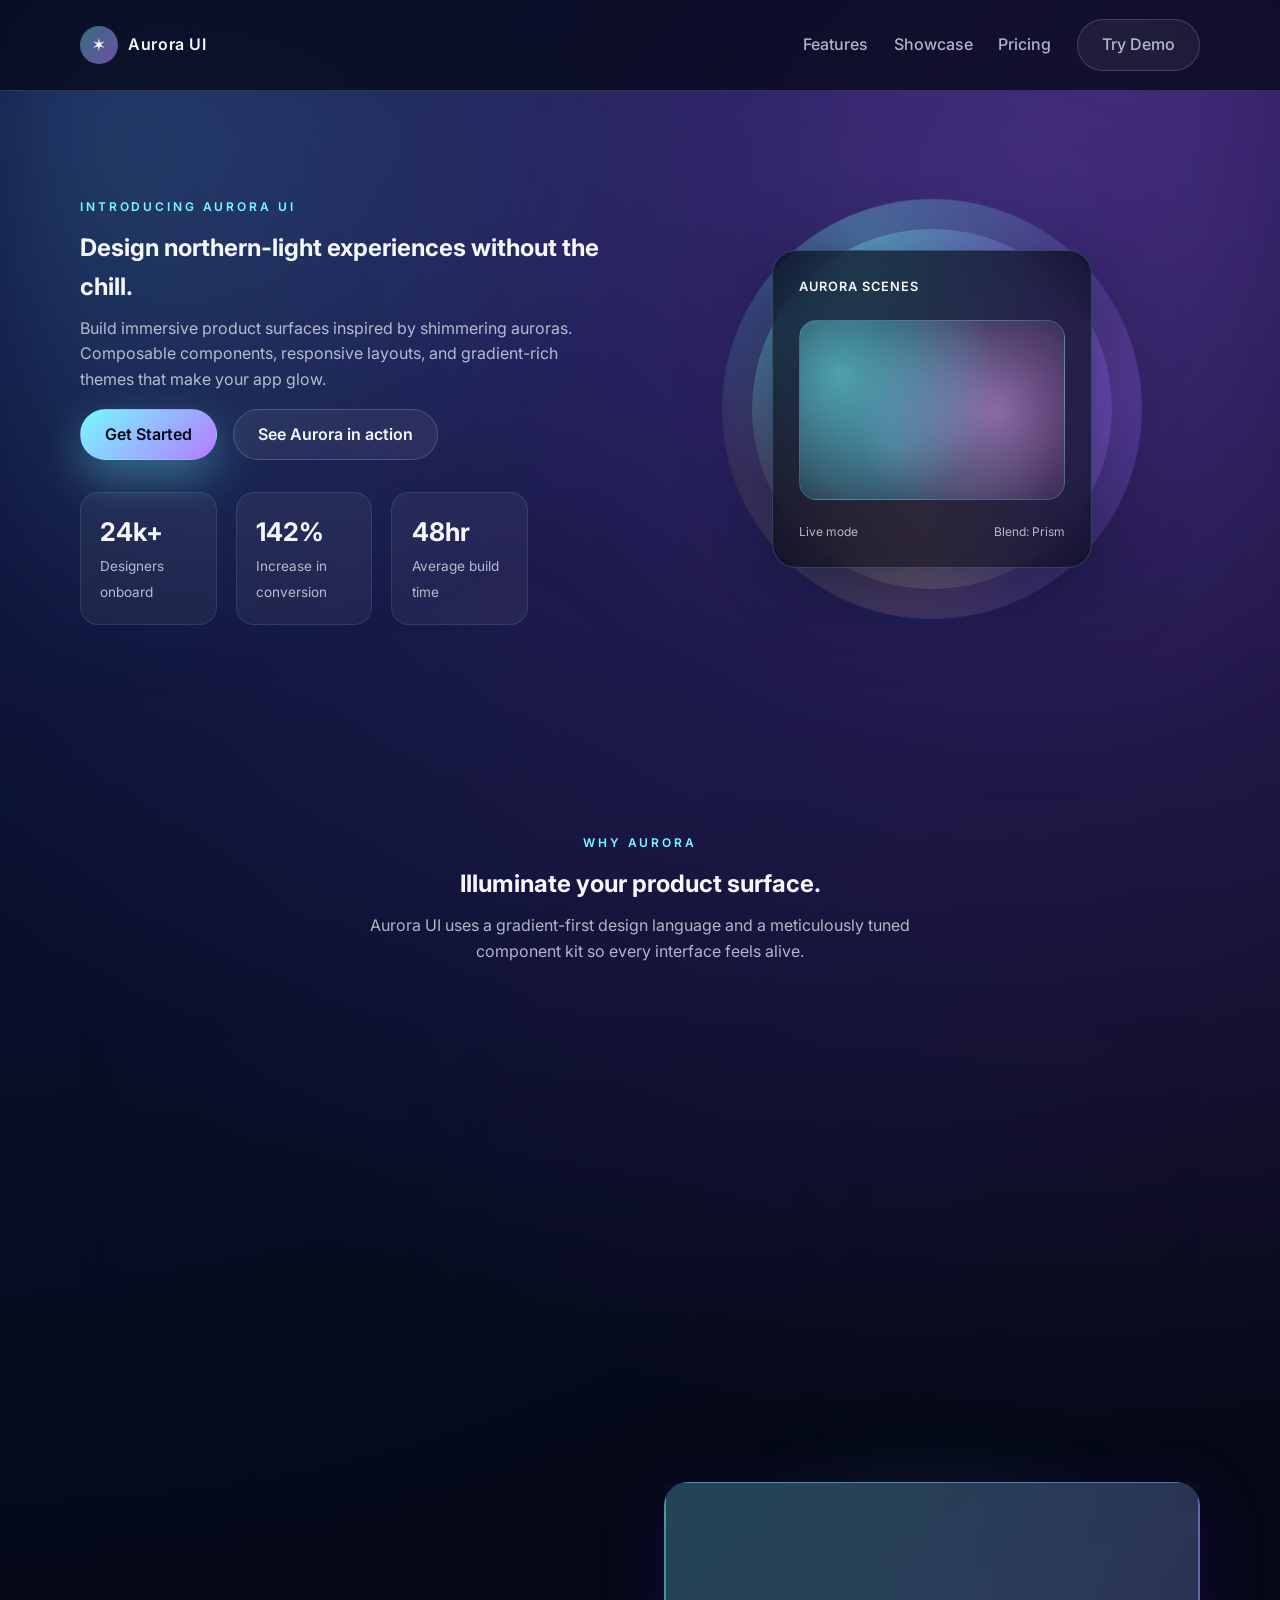
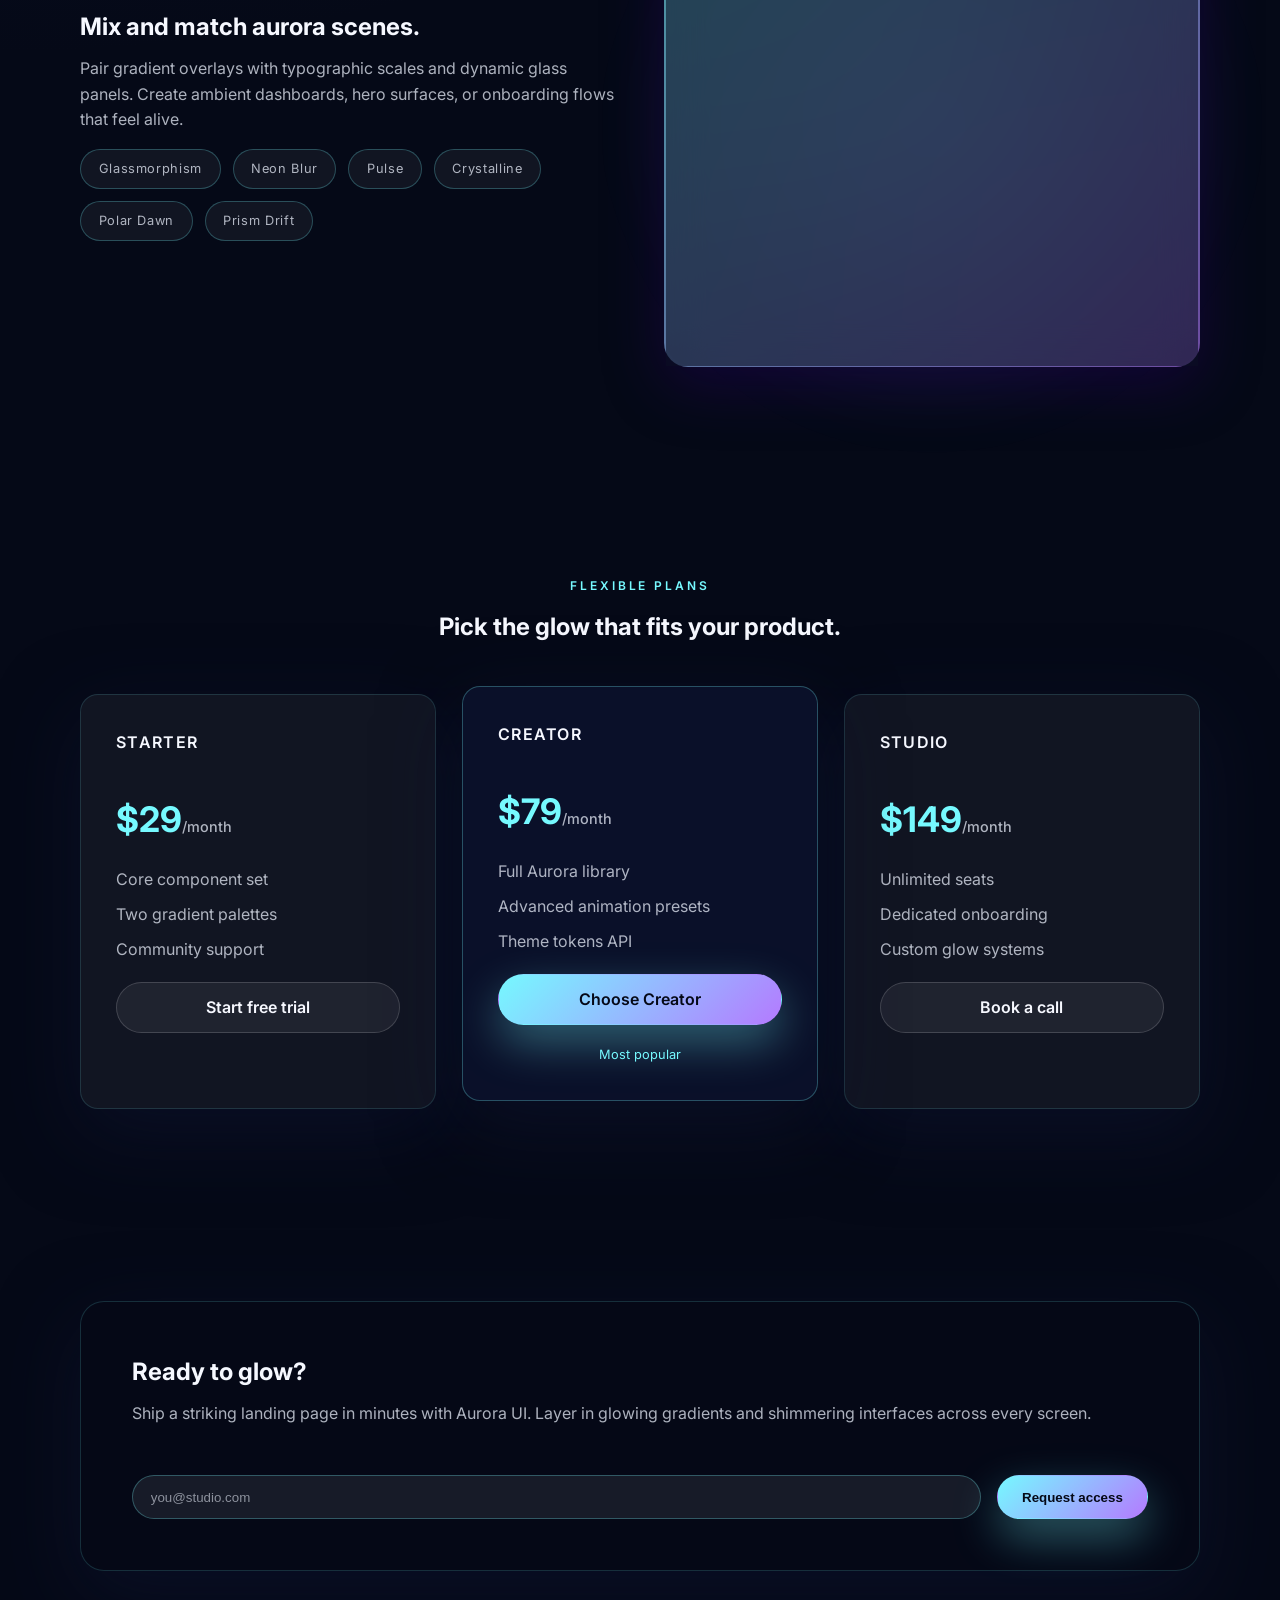
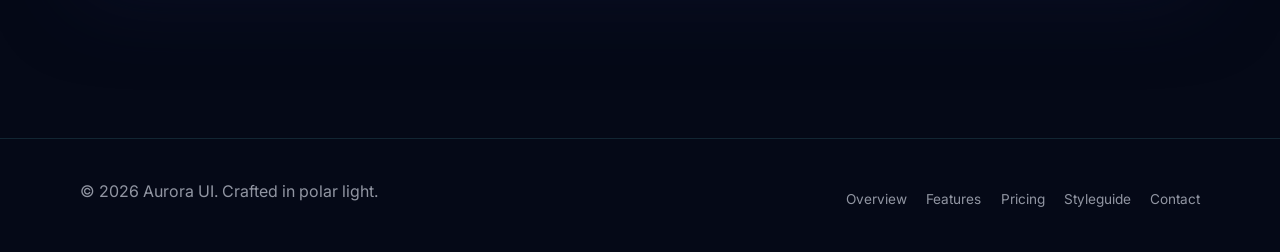
<file: index.html>
<!DOCTYPE html>
<html lang="en">
  <head>
    <meta charset="UTF-8" />
    <meta name="viewport" content="width=device-width, initial-scale=1.0" />
    <title>Aurora UI — Northern Lights for Your Product</title>
    <link rel="preconnect" href="https://fonts.googleapis.com" />
    <link rel="preconnect" href="https://fonts.gstatic.com" crossorigin />
    <link
      href="https://fonts.googleapis.com/css2?family=Inter:wght@400;500;600;700&display=swap"
      rel="stylesheet"
    />
    <link rel="stylesheet" href="assets/css/styles.css" />
  </head>
  <body>
    <header class="site-header">
      <div class="container">
        <a href="#" class="brand">
          <span class="brand-icon" aria-hidden="true">✶</span>
          <span class="brand-name">Aurora UI</span>
        </a>
        <button
          type="button"
          class="menu-toggle"
          aria-expanded="false"
          aria-controls="primary-nav"
          aria-label="Toggle navigation menu"
        >
          <span aria-hidden="true">☰</span>
        </button>
        <nav class="primary-nav" id="primary-nav" aria-label="Primary">
          <a href="#features">Features</a>
          <a href="#showcase">Showcase</a>
          <a href="#pricing">Pricing</a>
          <a href="#cta" class="btn btn--ghost">Try Demo</a>
        </nav>
      </div>
    </header>

    <main>
      <section class="hero" id="hero">
        <div class="container">
          <div class="hero__content">
            <p class="eyebrow">Introducing Aurora UI</p>
            <h1>Design northern-light experiences without the chill.</h1>
            <p class="lead">
              Build immersive product surfaces inspired by shimmering auroras.
              Composable components, responsive layouts, and gradient-rich
              themes that make your app glow.
            </p>
            <div class="hero__actions">
              <a href="#cta" class="btn btn--primary">Get Started</a>
              <a href="#showcase" class="btn btn--ghost">See Aurora in action</a>
            </div>
            <div class="hero__metrics" role="list">
              <div class="metric" role="listitem">
                <span class="metric__value">24k+</span>
                <span class="metric__label">Designers onboard</span>
              </div>
              <div class="metric" role="listitem">
                <span class="metric__value">142%</span>
                <span class="metric__label">Increase in conversion</span>
              </div>
              <div class="metric" role="listitem">
                <span class="metric__value">48hr</span>
                <span class="metric__label">Average build time</span>
              </div>
            </div>
          </div>
          <div class="hero__visual" aria-hidden="true">
            <div class="aurora-ring"></div>
            <div class="aurora-ring aurora-ring--secondary"></div>
            <div class="aurora-card">
              <p class="aurora-card__title">Aurora Scenes</p>
              <div class="aurora-card__gradient"></div>
              <div class="aurora-card__meta">
                <span>Live mode</span>
                <span>Blend: Prism</span>
              </div>
            </div>
          </div>
        </div>
      </section>

      <section class="pillars" id="features">
        <div class="container">
          <div class="section-heading">
            <p class="eyebrow">Why Aurora</p>
            <h2>Illuminate your product surface.</h2>
            <p>
              Aurora UI uses a gradient-first design language and a
              meticulously tuned component kit so every interface feels alive.
            </p>
          </div>
          <div class="grid">
            <article class="pillar">
              <span class="pillar__icon">🌌</span>
              <h3>Prismatic components</h3>
              <p>
                Choose from layers of panels, cards, and overlays featuring
                customizable aurora washes powered by CSS custom properties.
              </p>
            </article>
            <article class="pillar">
              <span class="pillar__icon">🎚️</span>
              <h3>Fine-grained controls</h3>
              <p>
                Dial in warmth, luminance, and glow intensity to match your
                brand. Theme tokens ensure consistent experiences everywhere.
              </p>
            </article>
            <article class="pillar">
              <span class="pillar__icon">⚡</span>
              <h3>Snappy performance</h3>
              <p>
                Built with modern CSS architecture and minimal dependencies to
                keep interactions smooth and responsive.
              </p>
            </article>
          </div>
        </div>
      </section>

      <section class="showcase" id="showcase">
        <div class="container">
          <div class="showcase__content">
            <h2>Mix and match aurora scenes.</h2>
            <p>
              Pair gradient overlays with typographic scales and dynamic glass
              panels. Create ambient dashboards, hero surfaces, or onboarding
              flows that feel alive.
            </p>
            <div class="tag-cloud">
              <span>Glassmorphism</span>
              <span>Neon Blur</span>
              <span>Pulse</span>
              <span>Crystalline</span>
              <span>Polar Dawn</span>
              <span>Prism Drift</span>
            </div>
          </div>
          <div class="showcase__panel" aria-hidden="true">
            <div class="panel__glow"></div>
            <div class="panel__inner">
              <p class="panel__label">Aurora Layout Preview</p>
              <div class="panel__stack">
                <div class="panel__tile panel__tile--one"></div>
                <div class="panel__tile panel__tile--two"></div>
                <div class="panel__tile panel__tile--three"></div>
              </div>
            </div>
          </div>
        </div>
      </section>

      <section class="pricing" id="pricing">
        <div class="container">
          <div class="section-heading">
            <p class="eyebrow">Flexible plans</p>
            <h2>Pick the glow that fits your product.</h2>
          </div>
          <div class="pricing__grid">
            <article class="plan">
              <p class="plan__name">Starter</p>
              <p class="plan__price">$29<span>/month</span></p>
              <ul>
                <li>Core component set</li>
                <li>Two gradient palettes</li>
                <li>Community support</li>
              </ul>
              <a href="#cta" class="btn btn--ghost">Start free trial</a>
            </article>
            <article class="plan plan--featured">
              <p class="plan__name">Creator</p>
              <p class="plan__price">$79<span>/month</span></p>
              <ul>
                <li>Full Aurora library</li>
                <li>Advanced animation presets</li>
                <li>Theme tokens API</li>
              </ul>
              <a href="#cta" class="btn btn--primary">Choose Creator</a>
              <p class="plan__note">Most popular</p>
            </article>
            <article class="plan">
              <p class="plan__name">Studio</p>
              <p class="plan__price">$149<span>/month</span></p>
              <ul>
                <li>Unlimited seats</li>
                <li>Dedicated onboarding</li>
                <li>Custom glow systems</li>
              </ul>
              <a href="#cta" class="btn btn--ghost">Book a call</a>
            </article>
          </div>
        </div>
      </section>

      <section class="cta" id="cta">
        <div class="container">
          <div class="cta__content">
            <h2>Ready to glow?</h2>
            <p>
              Ship a striking landing page in minutes with Aurora UI. Layer in
              glowing gradients and shimmering interfaces across every screen.
            </p>
          </div>
          <form class="cta__form">
            <label class="sr-only" for="email">Email address</label>
            <input id="email" type="email" name="email" placeholder="you@studio.com" required />
            <button type="submit" class="btn btn--primary">Request access</button>
          </form>
        </div>
      </section>
    </main>

    <footer class="site-footer">
      <div class="container">
        <p>© <span id="year"></span> Aurora UI. Crafted in polar light.</p>
        <div class="footer-links">
          <a href="#hero">Overview</a>
          <a href="#features">Features</a>
          <a href="#pricing">Pricing</a>
          <a href="styleguide.html">Styleguide</a>
          <a href="#cta">Contact</a>
        </div>
      </div>
    </footer>

    <script>
      const yearEl = document.getElementById("year");
      if (yearEl) {
        yearEl.textContent = new Date().getFullYear();
      }

      const menuToggle = document.querySelector(".menu-toggle");
      const primaryNav = document.getElementById("primary-nav");

      if (menuToggle && primaryNav) {
        const closeMenu = () => {
          menuToggle.setAttribute("aria-expanded", "false");
          primaryNav.classList.remove("is-open");
        };

        menuToggle.addEventListener("click", () => {
          const isOpen = menuToggle.getAttribute("aria-expanded") === "true";
          if (isOpen) {
            closeMenu();
            return;
          }

          menuToggle.setAttribute("aria-expanded", "true");
          primaryNav.classList.add("is-open");
        });

        primaryNav.querySelectorAll("a").forEach((link) => {
          link.addEventListener("click", closeMenu);
        });
      }
    </script>
  </body>
</html>
</file>
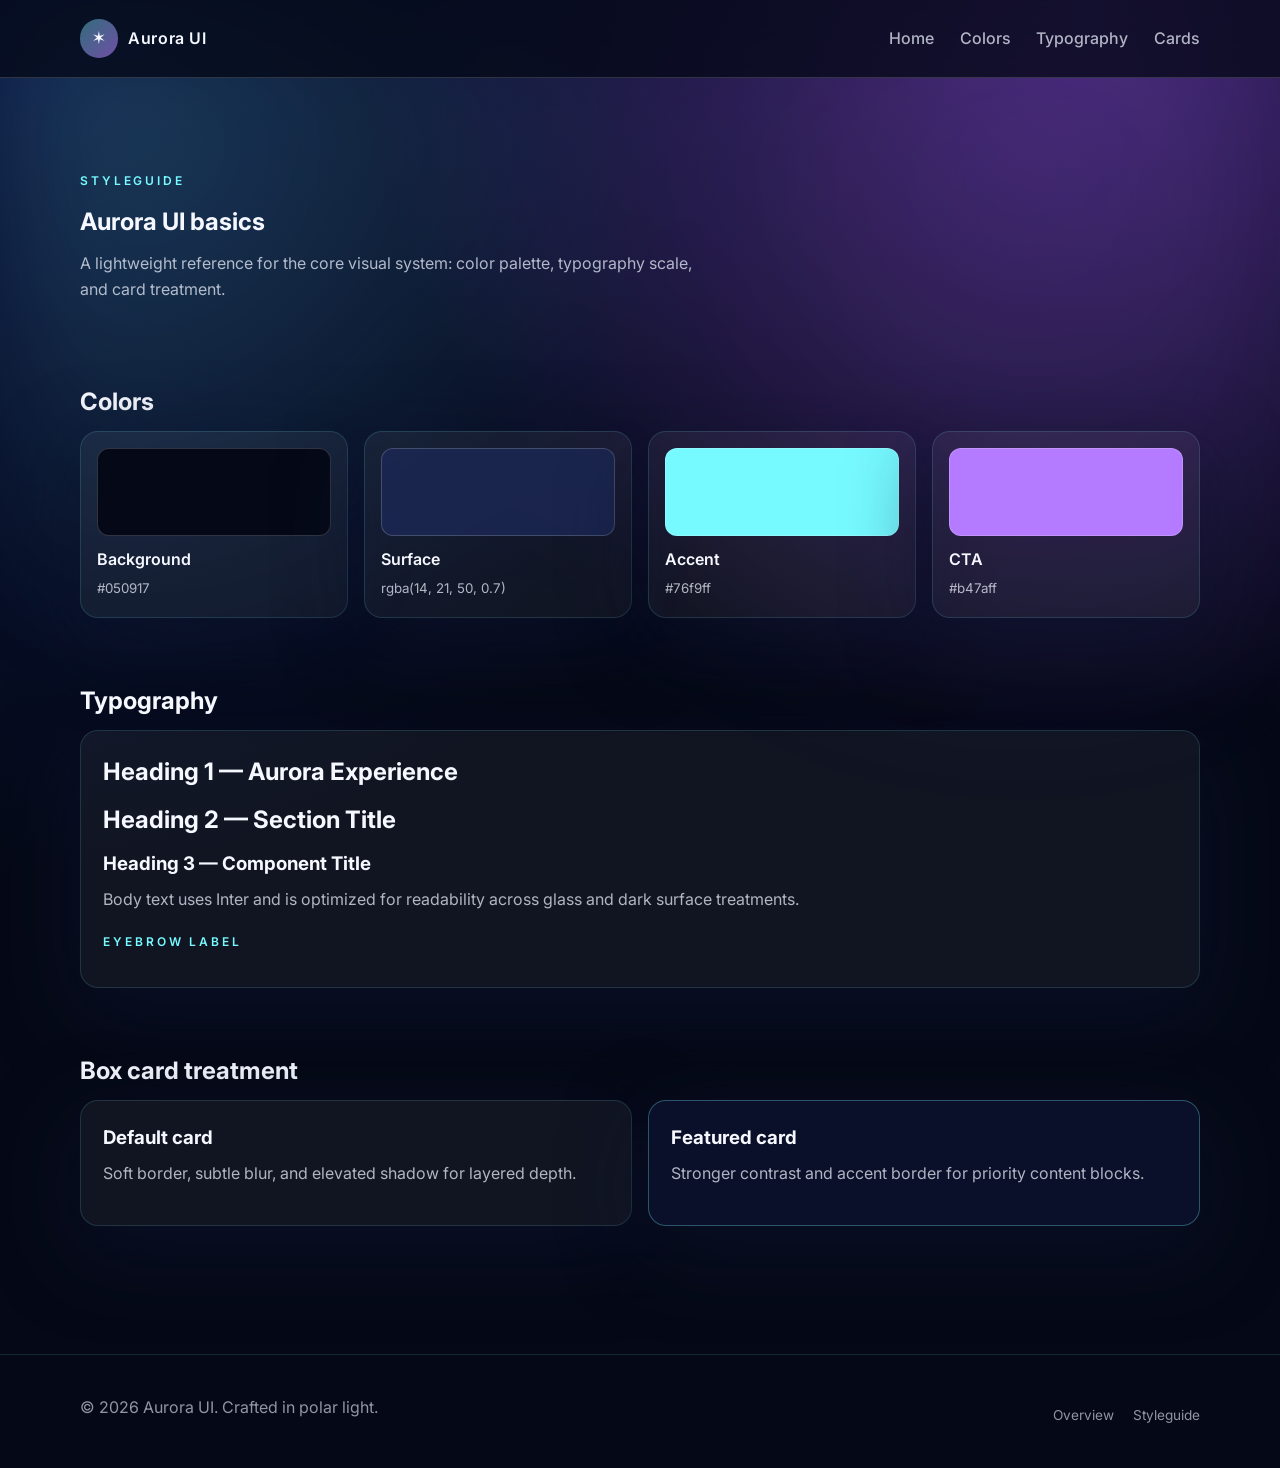
<file: styleguide.html>
<!DOCTYPE html>
<html lang="en">
  <head>
    <meta charset="UTF-8" />
    <meta name="viewport" content="width=device-width, initial-scale=1.0" />
    <title>Aurora UI — Styleguide</title>
    <link rel="preconnect" href="https://fonts.googleapis.com" />
    <link rel="preconnect" href="https://fonts.gstatic.com" crossorigin />
    <link
      href="https://fonts.googleapis.com/css2?family=Inter:wght@400;500;600;700&display=swap"
      rel="stylesheet"
    />
    <link rel="stylesheet" href="assets/css/styles.css" />
  </head>
  <body>
    <header class="site-header">
      <div class="container">
        <a href="index.html" class="brand">
          <span class="brand-icon" aria-hidden="true">✶</span>
          <span class="brand-name">Aurora UI</span>
        </a>
        <nav class="primary-nav" aria-label="Primary">
          <a href="index.html">Home</a>
          <a href="#colors">Colors</a>
          <a href="#typography">Typography</a>
          <a href="#cards">Cards</a>
        </nav>
      </div>
    </header>

    <main class="styleguide-main">
      <section class="styleguide-hero" id="top">
        <div class="container">
          <p class="eyebrow">Styleguide</p>
          <h1>Aurora UI basics</h1>
          <p class="lead">
            A lightweight reference for the core visual system: color palette,
            typography scale, and card treatment.
          </p>
        </div>
      </section>

      <section class="styleguide-section" id="colors">
        <div class="container">
          <h2>Colors</h2>
          <div class="swatch-grid">
            <article class="swatch-card">
              <div class="swatch swatch--bg"></div>
              <p>Background</p>
              <small>#050917</small>
            </article>
            <article class="swatch-card">
              <div class="swatch swatch--surface"></div>
              <p>Surface</p>
              <small>rgba(14, 21, 50, 0.7)</small>
            </article>
            <article class="swatch-card">
              <div class="swatch swatch--accent"></div>
              <p>Accent</p>
              <small>#76f9ff</small>
            </article>
            <article class="swatch-card">
              <div class="swatch swatch--cta"></div>
              <p>CTA</p>
              <small>#b47aff</small>
            </article>
          </div>
        </div>
      </section>

      <section class="styleguide-section" id="typography">
        <div class="container">
          <h2>Typography</h2>
          <div class="styleguide-card">
            <h1>Heading 1 — Aurora Experience</h1>
            <h2>Heading 2 — Section Title</h2>
            <h3>Heading 3 — Component Title</h3>
            <p>
              Body text uses Inter and is optimized for readability across glass
              and dark surface treatments.
            </p>
            <p class="eyebrow">Eyebrow label</p>
          </div>
        </div>
      </section>

      <section class="styleguide-section" id="cards">
        <div class="container">
          <h2>Box card treatment</h2>
          <div class="styleguide-card-grid">
            <article class="styleguide-card">
              <h3>Default card</h3>
              <p>
                Soft border, subtle blur, and elevated shadow for layered depth.
              </p>
            </article>
            <article class="styleguide-card styleguide-card--strong">
              <h3>Featured card</h3>
              <p>
                Stronger contrast and accent border for priority content blocks.
              </p>
            </article>
          </div>
        </div>
      </section>
    </main>

    <footer class="site-footer">
      <div class="container">
        <p>© <span id="year"></span> Aurora UI. Crafted in polar light.</p>
        <div class="footer-links">
          <a href="index.html">Overview</a>
          <a href="styleguide.html">Styleguide</a>
        </div>
      </div>
    </footer>

    <script>
      const yearEl = document.getElementById("year");
      if (yearEl) {
        yearEl.textContent = new Date().getFullYear();
      }
    </script>
  </body>
</html>
</file>
<file: assets/css/styles.css>
:root {
  --color-bg: #050917;
  --color-surface: rgba(14, 21, 50, 0.7);
  --color-surface-strong: rgba(29, 40, 84, 0.85);
  --color-glass-border: rgba(255, 255, 255, 0.16);
  --color-text-primary: #f6f8ff;
  --color-text-secondary: rgba(239, 244, 255, 0.72);
  --color-accent: #76f9ff;
  --color-accent-strong: #53d7fe;
  --color-cta: #b47aff;
  --color-cta-strong: #8257ff;
  --color-muted: rgba(118, 249, 255, 0.12);
  --color-pillars: rgba(255, 255, 255, 0.04);
  --color-panel: rgba(10, 15, 35, 0.6);
  --color-panel-glow: rgba(142, 68, 255, 0.18);
  --shadow-soft: 0 24px 80px rgba(12, 18, 45, 0.65);
  --shadow-panel: 0 18px 60px rgba(35, 0, 94, 0.45);
  --font-body: "Inter", system-ui, -apple-system, BlinkMacSystemFont, "Segoe UI",
    sans-serif;
  --radius-md: 18px;
  --radius-lg: 24px;
  --radius-pill: 999px;
  --size-container: min(1120px, 92vw);
  --gradient-aurora-primary: radial-gradient(
      circle at 20% 20%,
      rgba(118, 249, 255, 0.78),
      transparent 55%
    ),
    radial-gradient(circle at 80% 30%, rgba(180, 122, 255, 0.65), transparent 60%),
    radial-gradient(circle at 50% 80%, rgba(255, 213, 122, 0.5), transparent 65%),
    radial-gradient(circle at 90% 70%, rgba(92, 62, 255, 0.48), transparent 75%);
  --gradient-aurora-secondary: radial-gradient(
      circle at 15% 30%,
      rgba(118, 249, 255, 0.5),
      transparent 60%
    ),
    radial-gradient(circle at 75% 50%, rgba(255, 173, 255, 0.45), transparent 65%),
    radial-gradient(circle at 35% 70%, rgba(83, 215, 254, 0.3), transparent 75%);
}

html {
  scroll-behavior: smooth;
}

* {
  box-sizing: border-box;
}

body {
  margin: 0;
  font-family: var(--font-body);
  background: radial-gradient(circle at top left, rgba(18, 39, 106, 0.55), transparent 45%),
    radial-gradient(circle at 85% 0%, rgba(154, 78, 255, 0.4), transparent 40%),
    var(--color-bg);
  color: var(--color-text-secondary);
  line-height: 1.6;
  min-height: 100vh;
  position: relative;
}

body::before {
  content: "";
  position: fixed;
  inset: 0;
  background: radial-gradient(circle at 10% 15%, rgba(118, 249, 255, 0.18), transparent 40%),
    radial-gradient(circle at 80% 20%, rgba(180, 122, 255, 0.15), transparent 50%);
  filter: blur(60px);
  opacity: 0.85;
  pointer-events: none;
  z-index: -1;
}

h1,
h2,
h3 {
  color: var(--color-text-primary);
  margin-top: 0;
  margin-bottom: 0.4em;
}

p {
  margin-top: 0;
  margin-bottom: 1em;
}

.container {
  width: var(--size-container);
  margin: 0 auto;
}

.site-header {
  position: sticky;
  top: 0;
  z-index: 10;
  backdrop-filter: blur(18px);
  background: rgba(5, 9, 23, 0.76);
  border-bottom: 1px solid var(--color-glass-border);
}

.site-header .container {
  display: flex;
  align-items: center;
  justify-content: space-between;
  padding: 1.2rem 0;
}

.brand {
  display: inline-flex;
  align-items: center;
  gap: 0.6rem;
  color: var(--color-text-primary);
  font-weight: 600;
  text-decoration: none;
  letter-spacing: 0.04em;
}

.brand-icon {
  display: grid;
  place-items: center;
  width: 2.4rem;
  height: 2.4rem;
  background: linear-gradient(135deg, rgba(118, 249, 255, 0.4), rgba(180, 122, 255, 0.6));
  border-radius: var(--radius-pill);
  color: var(--color-text-primary);
  font-size: 1.1rem;
}

.primary-nav {
  display: flex;
  align-items: center;
  gap: 1.6rem;
}

.primary-nav a {
  color: var(--color-text-secondary);
  text-decoration: none;
  font-weight: 500;
  transition: color 180ms ease;
}

.primary-nav a:hover,
.primary-nav a:focus-visible {
  color: var(--color-accent);
}

.menu-toggle {
  display: none;
  align-items: center;
  justify-content: center;
  width: 2.4rem;
  height: 2.4rem;
  border-radius: var(--radius-pill);
  border: 1px solid var(--color-glass-border);
  background: rgba(255, 255, 255, 0.06);
  color: var(--color-text-primary);
  font-size: 1.2rem;
  line-height: 1;
  cursor: pointer;
}

.menu-toggle:hover,
.menu-toggle:focus-visible {
  border-color: rgba(118, 249, 255, 0.5);
  color: var(--color-accent);
}

.btn {
  display: inline-flex;
  align-items: center;
  justify-content: center;
  padding: 0.75rem 1.5rem;
  border-radius: var(--radius-pill);
  font-weight: 600;
  text-decoration: none;
  transition: transform 180ms ease, box-shadow 180ms ease, background 200ms ease,
    color 200ms ease;
  border: 1px solid transparent;
}

.btn--primary {
  background: linear-gradient(135deg, var(--color-accent), var(--color-cta));
  color: var(--color-bg);
  box-shadow: 0 18px 45px rgba(118, 249, 255, 0.35);
}

.btn--primary:hover,
.btn--primary:focus-visible {
  transform: translateY(-1px);
  box-shadow: 0 24px 60px rgba(118, 249, 255, 0.5);
}

.btn--ghost {
  border-color: var(--color-glass-border);
  color: var(--color-text-primary);
  background: rgba(255, 255, 255, 0.06);
}

.btn--ghost:hover,
.btn--ghost:focus-visible {
  border-color: rgba(118, 249, 255, 0.5);
  color: var(--color-accent);
}

.hero {
  padding: clamp(5rem, 8vw, 8rem) 0 clamp(6rem, 9vw, 9rem);
}

.hero .container {
  display: grid;
  grid-template-columns: repeat(auto-fit, minmax(280px, 1fr));
  gap: 3rem;
  align-items: center;
}

.hero__content .lead {
  max-width: 32rem;
  color: var(--color-text-secondary);
}

.hero__actions {
  display: flex;
  flex-wrap: wrap;
  gap: 1rem;
  margin-bottom: 2rem;
}

.eyebrow {
  display: inline-block;
  text-transform: uppercase;
  letter-spacing: 0.24em;
  font-size: 0.75rem;
  font-weight: 600;
  color: var(--color-accent);
  margin-bottom: 0.8rem;
}

.hero__metrics {
  display: grid;
  grid-template-columns: repeat(3, minmax(0, 1fr));
  gap: 1.2rem;
  max-width: 28rem;
}

.metric {
  padding: 1.2rem;
  background: rgba(255, 255, 255, 0.05);
  border-radius: var(--radius-md);
  border: 1px solid rgba(118, 249, 255, 0.12);
  text-align: left;
}

.metric__value {
  display: block;
  font-size: 1.6rem;
  font-weight: 700;
  color: var(--color-text-primary);
}

.metric__label {
  font-size: 0.85rem;
  color: var(--color-text-secondary);
}

.hero__visual {
  position: relative;
  display: grid;
  place-items: center;
  min-height: 420px;
}

.aurora-ring {
  position: absolute;
  width: clamp(220px, 40vw, 360px);
  height: clamp(220px, 40vw, 360px);
  border-radius: 50%;
  background: var(--gradient-aurora-primary);
  filter: blur(0px);
  opacity: 0.65;
  animation: pulse 9s infinite alternate ease-in-out;
}

.aurora-ring--secondary {
  width: clamp(280px, 45vw, 420px);
  height: clamp(280px, 45vw, 420px);
  opacity: 0.45;
  transform: rotate(22deg);
  animation-duration: 12s;
}

@keyframes pulse {
  0% {
    transform: scale(0.96) rotate(0deg);
  }
  100% {
    transform: scale(1.07) rotate(8deg);
  }
}

.aurora-card {
  position: relative;
  width: min(320px, 80%);
  background: rgba(5, 9, 23, 0.7);
  border: 1px solid rgba(118, 249, 255, 0.2);
  border-radius: var(--radius-lg);
  padding: 1.6rem;
  box-shadow: var(--shadow-soft);
  backdrop-filter: blur(20px);
}

.aurora-card__title {
  margin: 0 0 1.4rem;
  font-weight: 600;
  color: var(--color-text-primary);
  letter-spacing: 0.08em;
  text-transform: uppercase;
  font-size: 0.8rem;
}

.aurora-card__gradient {
  height: 180px;
  border-radius: var(--radius-md);
  background: var(--gradient-aurora-secondary);
  border: 1px solid rgba(118, 249, 255, 0.2);
  margin-bottom: 1.4rem;
}

.aurora-card__meta {
  display: flex;
  justify-content: space-between;
  font-size: 0.75rem;
  color: var(--color-text-secondary);
}

.section-heading {
  text-align: center;
  max-width: 38rem;
  margin: 0 auto 3rem;
}

.pillars {
  padding: clamp(4rem, 7vw, 7rem) 0;
}

.pillars .grid {
  display: grid;
  grid-template-columns: repeat(auto-fit, minmax(220px, 1fr));
  gap: 1.6rem;
}

.pillar {
  background: var(--color-pillars);
  border: 1px solid rgba(118, 249, 255, 0.08);
  border-radius: var(--radius-md);
  padding: 1.8rem;
  backdrop-filter: blur(14px);
  box-shadow: var(--shadow-soft);
}

.pillar__icon {
  display: inline-flex;
  align-items: center;
  justify-content: center;
  font-size: 1.8rem;
  margin-bottom: 1rem;
}

.showcase {
  padding: clamp(4.5rem, 8vw, 8rem) 0;
}

.showcase .container {
  display: grid;
  grid-template-columns: repeat(auto-fit, minmax(280px, 1fr));
  gap: 3rem;
  align-items: center;
}

.tag-cloud {
  display: flex;
  flex-wrap: wrap;
  gap: 0.75rem;
}

.tag-cloud span {
  padding: 0.55rem 1.1rem;
  border-radius: var(--radius-pill);
  border: 1px solid rgba(118, 249, 255, 0.25);
  background: rgba(255, 255, 255, 0.05);
  font-size: 0.8rem;
  letter-spacing: 0.05em;
}

.showcase__panel {
  position: relative;
  border-radius: var(--radius-lg);
  padding: 2px;
  background: linear-gradient(135deg, rgba(118, 249, 255, 0.6), rgba(180, 122, 255, 0.6));
  box-shadow: var(--shadow-panel);
}

.panel__glow {
  position: absolute;
  inset: -40px;
  background: radial-gradient(circle, rgba(118, 249, 255, 0.2), transparent 70%);
  filter: blur(40px);
  z-index: -1;
}

.panel__inner {
  background: var(--color-panel);
  border-radius: inherit;
  padding: 2.4rem;
  border: 1px solid rgba(118, 249, 255, 0.14);
  backdrop-filter: blur(18px);
}

.panel__label {
  text-transform: uppercase;
  letter-spacing: 0.28em;
  font-size: 0.7rem;
  margin-bottom: 1.6rem;
  color: var(--color-text-secondary);
}

.panel__stack {
  display: grid;
  gap: 0.9rem;
}

.panel__tile {
  border-radius: var(--radius-md);
  height: 70px;
  background: rgba(255, 255, 255, 0.06);
  border: 1px solid rgba(118, 249, 255, 0.15);
  position: relative;
  overflow: hidden;
}

.panel__tile::after {
  content: "";
  position: absolute;
  inset: 0;
  background: var(--gradient-aurora-secondary);
  opacity: 0.28;
  mix-blend-mode: screen;
}

.panel__tile--one {
  height: 110px;
}

.panel__tile--two {
  height: 80px;
}

.panel__tile--three {
  height: 140px;
}

.pricing {
  padding: clamp(4.5rem, 8vw, 7.5rem) 0;
}

.pricing__grid {
  display: grid;
  grid-template-columns: repeat(auto-fit, minmax(220px, 1fr));
  gap: 1.6rem;
}

.plan {
  background: rgba(255, 255, 255, 0.05);
  border-radius: var(--radius-md);
  padding: 2.2rem;
  border: 1px solid rgba(118, 249, 255, 0.14);
  display: flex;
  flex-direction: column;
  gap: 1.2rem;
  box-shadow: var(--shadow-soft);
}

.plan__name {
  font-weight: 600;
  letter-spacing: 0.08em;
  text-transform: uppercase;
  color: var(--color-text-primary);
}

.plan__price {
  font-size: 2.2rem;
  font-weight: 700;
  color: var(--color-accent);
  margin: 0;
}

.plan__price span {
  font-size: 0.9rem;
  font-weight: 500;
  color: var(--color-text-secondary);
}

.plan ul {
  list-style: none;
  padding: 0;
  margin: 0;
  display: grid;
  gap: 0.6rem;
  color: var(--color-text-secondary);
}

.plan--featured {
  position: relative;
  background: rgba(12, 18, 45, 0.85);
  border: 1px solid rgba(118, 249, 255, 0.28);
  transform: translateY(-8px);
}

.plan__note {
  margin: 0;
  font-size: 0.8rem;
  color: var(--color-accent);
  text-align: center;
}

.cta {
  padding: clamp(4rem, 7vw, 6.5rem) 0 clamp(4.5rem, 8vw, 7rem);
}

.cta .container {
  background: rgba(5, 9, 23, 0.8);
  border-radius: var(--radius-lg);
  border: 1px solid rgba(118, 249, 255, 0.16);
  padding: clamp(2.4rem, 4vw, 3.4rem);
  display: grid;
  gap: 2rem;
  align-items: center;
  box-shadow: var(--shadow-soft);
}

.cta__form {
  display: flex;
  flex-wrap: wrap;
  gap: 1rem;
}

.cta input[type="email"] {
  flex: 1 1 220px;
  padding: 0.85rem 1.1rem;
  border-radius: var(--radius-pill);
  border: 1px solid rgba(118, 249, 255, 0.28);
  background: rgba(255, 255, 255, 0.08);
  color: var(--color-text-primary);
}

.cta input[type="email"]::placeholder {
  color: rgba(239, 244, 255, 0.55);
}

.site-footer {
  padding: 2.5rem 0 2rem;
  border-top: 1px solid rgba(118, 249, 255, 0.12);
  margin-top: 4rem;
}

.site-footer .container {
  display: flex;
  flex-wrap: wrap;
  gap: 1rem;
  align-items: center;
  justify-content: space-between;
  color: rgba(239, 244, 255, 0.6);
}

.footer-links {
  display: inline-flex;
  gap: 1.2rem;
}

.footer-links a {
  color: inherit;
  text-decoration: none;
  font-size: 0.85rem;
}

.footer-links a:hover,
.footer-links a:focus-visible {
  color: var(--color-accent);
}

.sr-only {
  position: absolute;
  width: 1px;
  height: 1px;
  padding: 0;
  margin: -1px;
  overflow: hidden;
  clip: rect(0, 0, 0, 0);
  white-space: nowrap;
  border: 0;
}

.styleguide-main {
  padding-bottom: 2rem;
}

.styleguide-hero {
  padding: clamp(4rem, 7vw, 6rem) 0 2rem;
}

.styleguide-hero .lead {
  max-width: 40rem;
}

.styleguide-section {
  padding: 2rem 0;
}

.swatch-grid {
  display: grid;
  grid-template-columns: repeat(auto-fit, minmax(180px, 1fr));
  gap: 1rem;
}

.swatch-card {
  background: rgba(255, 255, 255, 0.05);
  border: 1px solid rgba(118, 249, 255, 0.14);
  border-radius: var(--radius-md);
  padding: 1rem;
  box-shadow: var(--shadow-soft);
}

.swatch-card p {
  margin: 0.7rem 0 0.2rem;
  color: var(--color-text-primary);
  font-weight: 600;
}

.swatch-card small {
  color: var(--color-text-secondary);
}

.swatch {
  height: 88px;
  border-radius: 0.75rem;
  border: 1px solid rgba(255, 255, 255, 0.18);
}

.swatch--bg {
  background: var(--color-bg);
}

.swatch--surface {
  background: var(--color-surface-strong);
}

.swatch--accent {
  background: var(--color-accent);
}

.swatch--cta {
  background: var(--color-cta);
}

.styleguide-card-grid {
  display: grid;
  grid-template-columns: repeat(auto-fit, minmax(240px, 1fr));
  gap: 1rem;
}

.styleguide-card {
  background: rgba(255, 255, 255, 0.05);
  border: 1px solid rgba(118, 249, 255, 0.14);
  border-radius: var(--radius-md);
  padding: 1.4rem;
  box-shadow: var(--shadow-soft);
}

.styleguide-card--strong {
  background: rgba(12, 18, 45, 0.85);
  border-color: rgba(118, 249, 255, 0.3);
}

@media (max-width: 640px) {
  html {
    scroll-padding-top: 5.5rem;
  }

  .container {
    width: min(1120px, calc(100vw - 3.5rem));
  }

  .menu-toggle {
    display: inline-flex;
  }

  .primary-nav {
    display: none;
    width: 100%;
    flex-direction: column;
    align-items: flex-start;
    gap: 0.9rem;
    padding-top: 1rem;
  }

  .primary-nav.is-open {
    display: flex;
  }

  .primary-nav .btn {
    width: 100%;
  }

  .site-header .container {
    justify-content: space-between;
    flex-wrap: wrap;
  }

  .hero__metrics {
    grid-template-columns: repeat(2, minmax(0, 1fr));
  }

  .plan--featured {
    transform: none;
  }
}
</file>
